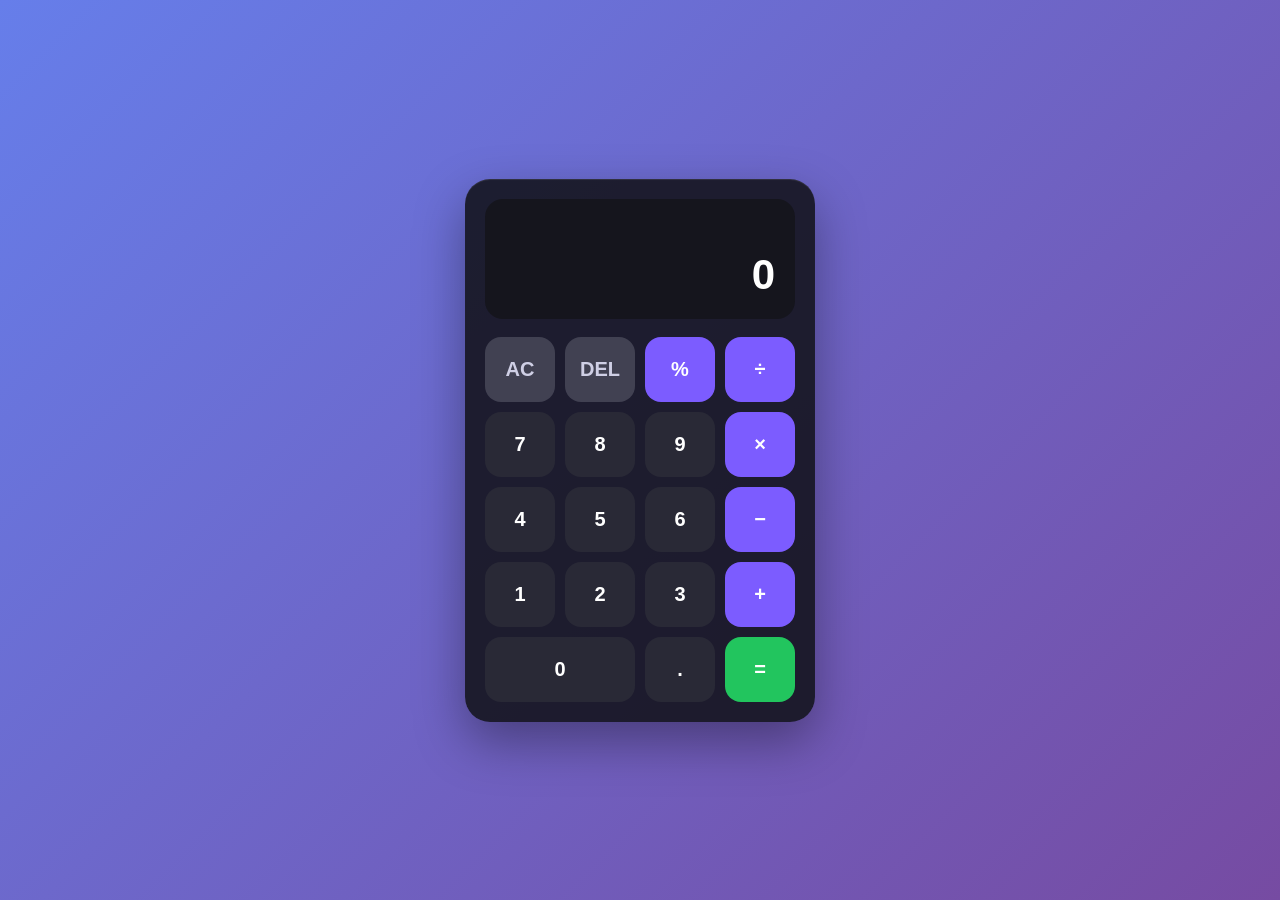
<file: Project 1/Index.html>
<!DOCTYPE html>
<html lang="en">
<head>
    <meta charset="UTF-8">
    <meta name="viewport" content="width=device-width, initial-scale=1.0">
    <title>Calculator</title>

    <link rel="stylesheet" href="style.css">
</head>
<body>

    <div class="calculator">

        <div class="display">
            <div id="previous"></div>
            <div id="current">0</div>
        </div>

        <div class="buttons">
            <button class="function" data-action="clear">AC</button>
            <button class="function" data-action="delete">DEL</button>
            <button class="operator" data-value="%">%</button>
            <button class="operator" data-value="/">÷</button>

            <button data-value="7">7</button>
            <button data-value="8">8</button>
            <button data-value="9">9</button>
            <button class="operator" data-value="*">×</button>

            <button data-value="4">4</button>
            <button data-value="5">5</button>
            <button data-value="6">6</button>
            <button class="operator" data-value="-">−</button>

            <button data-value="1">1</button>
            <button data-value="2">2</button>
            <button data-value="3">3</button>
            <button class="operator" data-value="+">+</button>

            <button class="zero" data-value="0">0</button>
            <button data-value=".">.</button>
            <button class="equals" data-action="calculate">=</button>
        </div>

    </div>

    <script src="script.js"></script>
</body>
</html>
</file>
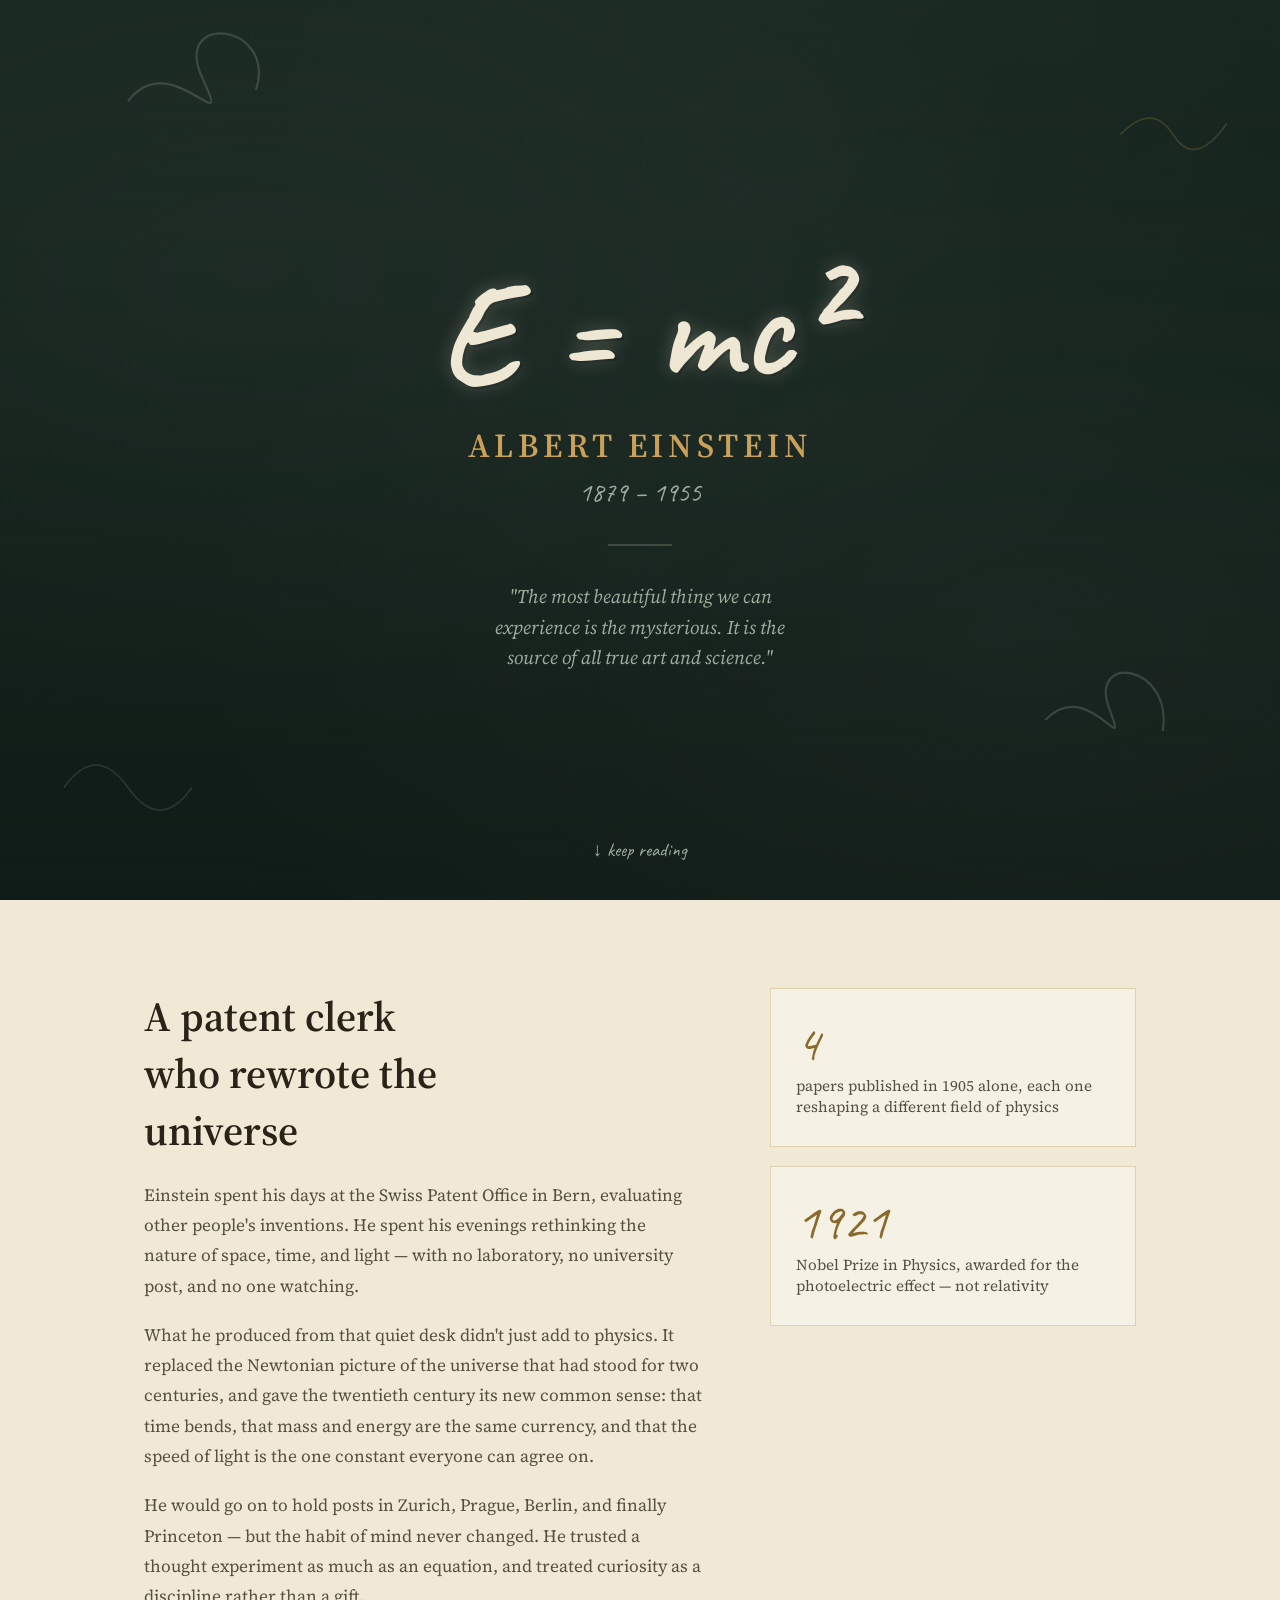
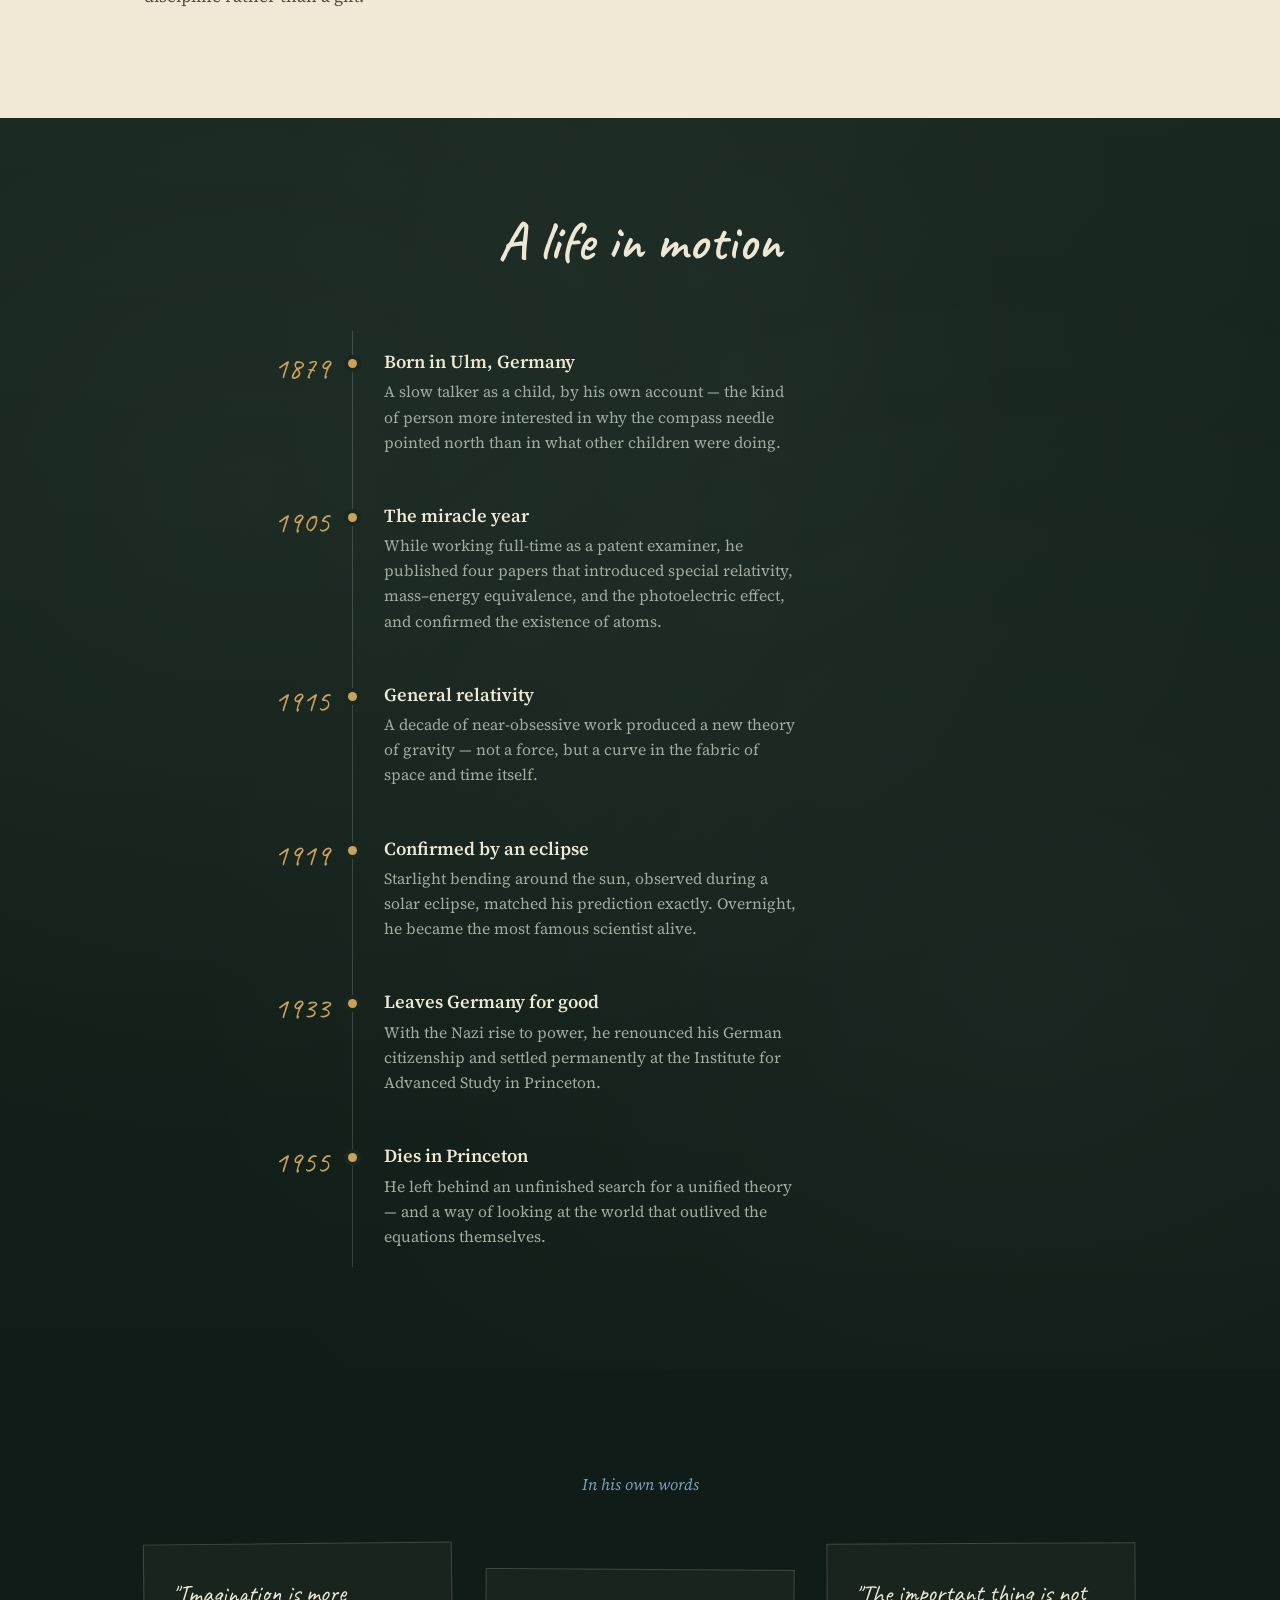
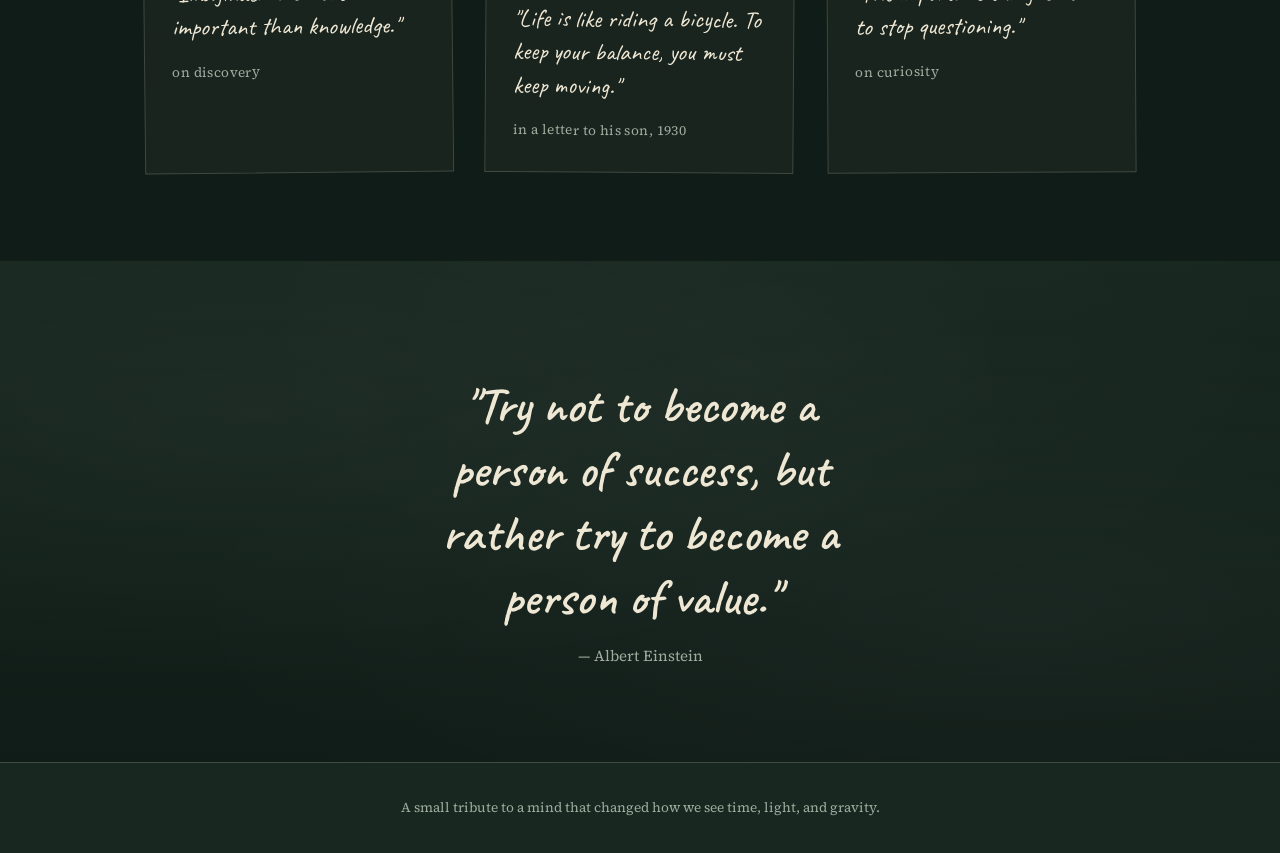
<file: Project 2/Index.html>
<!DOCTYPE html>
<html lang="en">
<head>
<meta charset="UTF-8">
<meta name="viewport" content="width=device-width, initial-scale=1.0">
<title>Albert Einstein — A Tribute</title>
<link rel="preconnect" href="https://fonts.googleapis.com">
<link href="https://fonts.googleapis.com/css2?family=Caveat:wght@500;600;700&family=Source+Serif+4:opsz,wght@8..60,400;8..60,500;8..60,600;8..60,700&display=swap" rel="stylesheet">
<style>
  :root{
    --board: #182720;
    --board-deep: #101c17;
    --chalk: #eee7d3;
    --chalk-dim: #9fac9e;
    --brass: #c9a15a;
    --paper: #f1e9d6;
    --paper-shadow: #ded2b3;
    --ink: #2a2318;
    --ink-soft: #55503f;
    --blue: #7fa0bd;
    --rule: rgba(238,231,211,0.18);
  }

  *{ box-sizing: border-box; }

  html{ scroll-behavior: smooth; }

  body{
    margin:0;
    background: var(--board);
    color: var(--chalk);
    font-family: 'Source Serif 4', Georgia, serif;
    -webkit-font-smoothing: antialiased;
  }

  @media (prefers-reduced-motion: reduce){
    *{ animation-duration: 0.001ms !important; animation-iteration-count: 1 !important; transition-duration: 0.001ms !important; }
  }

  a, button{ font-family: inherit; }

  .chalk-font{
    font-family: 'Caveat', cursive;
    font-weight: 600;
    line-height: 1;
  }

  /* subtle chalkboard grain via layered gradients */
  .board-texture{
    background-image:
      radial-gradient(ellipse at 20% 30%, rgba(255,255,255,0.035), transparent 55%),
      radial-gradient(ellipse at 80% 70%, rgba(255,255,255,0.03), transparent 60%),
      radial-gradient(ellipse at 60% 15%, rgba(255,255,255,0.02), transparent 50%),
      linear-gradient(180deg, var(--board), var(--board-deep));
  }

  /* ---------- HERO ---------- */
  .hero{
    position: relative;
    min-height: 100svh;
    display: flex;
    flex-direction: column;
    align-items: center;
    justify-content: center;
    text-align: center;
    padding: 6rem 1.5rem 4rem;
    overflow: hidden;
  }

  .hero-scribble{
    position: absolute;
    inset: 0;
    width: 100%;
    height: 100%;
    opacity: 0.5;
    pointer-events: none;
  }

  .hero-frame{
    max-width: 900px;
    position: relative;
    z-index: 2;
  }

  .hero-eq{
    font-size: clamp(3.5rem, 14vw, 9rem);
    color: var(--chalk);
    text-shadow: 0 0 18px rgba(238,231,211,0.25), 2px 2px 0 rgba(0,0,0,0.25);
    letter-spacing: 0.01em;
    transform: rotate(-1.5deg);
  }

  .hero-name{
    margin: 1.2rem 0 0.4rem;
    font-size: clamp(1.4rem, 3vw, 2.1rem);
    letter-spacing: 0.14em;
    font-weight: 600;
    color: var(--brass);
  }

  .hero-dates{
    font-family: 'Caveat', cursive;
    font-size: 1.7rem;
    color: var(--chalk-dim);
    margin-bottom: 2.2rem;
  }

  .hero-line{
    width: 64px;
    height: 2px;
    background: var(--rule);
    margin: 0 auto 2.2rem;
  }

  .hero-quote{
    font-style: italic;
    font-size: clamp(1rem, 1.6vw, 1.2rem);
    color: var(--chalk-dim);
    max-width: 34ch;
    margin: 0 auto;
    line-height: 1.6;
  }

  .scroll-hint{
    position: absolute;
    bottom: 2.4rem;
    left: 50%;
    transform: translateX(-50%);
    font-family: 'Caveat', cursive;
    font-size: 1.2rem;
    color: var(--chalk-dim);
    z-index: 2;
  }

  /* ---------- SECTION SHELL ---------- */
  section{ position: relative; }

  .wrap{
    max-width: 1040px;
    margin: 0 auto;
    padding: 5.5rem 1.5rem;
  }

  /* ---------- BIO (paper) ---------- */
  .paper{
    background: var(--paper);
    color: var(--ink);
  }

  .bio-grid{
    display: grid;
    grid-template-columns: 1.4fr 0.9fr;
    gap: 3.5rem;
    align-items: start;
  }

  .bio-grid h2{
    font-size: clamp(1.8rem, 3.4vw, 2.6rem);
    font-weight: 600;
    margin: 0 0 1.3rem;
    max-width: 14ch;
  }

  .bio-grid p{
    font-size: 1.08rem;
    line-height: 1.75;
    color: var(--ink-soft);
    max-width: 62ch;
    margin: 0 0 1.2rem;
  }

  .stat-card{
    border: 1px solid var(--paper-shadow);
    padding: 1.8rem 1.6rem;
    background: rgba(255,255,255,0.35);
  }

  .stat-card .num{
    font-family: 'Caveat', cursive;
    font-size: 3.2rem;
    color: #8a6a2c;
    line-height: 1;
    display: block;
  }

  .stat-card .label{
    font-size: 0.95rem;
    color: var(--ink-soft);
    margin-top: 0.4rem;
    display: block;
  }

  .stat-card + .stat-card{ margin-top: 1.2rem; }

  /* ---------- TIMELINE (board) ---------- */
  .timeline-section .wrap{ padding-top: 6rem; padding-bottom: 6rem; }

  .timeline-heading{
    text-align: center;
    margin-bottom: 3.5rem;
  }

  .timeline-heading .chalk-font{
    font-size: clamp(2.2rem, 5vw, 3.4rem);
    color: var(--chalk);
  }

  .timeline{
    position: relative;
    max-width: 760px;
    margin: 0 auto;
  }

  .timeline::before{
    content: "";
    position: absolute;
    left: 92px;
    top: 6px;
    bottom: 6px;
    width: 1px;
    background: var(--rule);
  }

  .tl-item{
    display: grid;
    grid-template-columns: 92px 1fr;
    gap: 2rem;
    padding: 1.5rem 0;
  }

  .tl-year{
    font-family: 'Caveat', cursive;
    font-size: 1.9rem;
    color: var(--brass);
    text-align: right;
    padding-right: 1.4rem;
    position: relative;
  }

  .tl-year::after{
    content: "";
    position: absolute;
    right: -5px;
    top: 10px;
    width: 9px;
    height: 9px;
    border-radius: 50%;
    background: var(--brass);
    box-shadow: 0 0 0 4px var(--board);
  }

  .tl-item h3{
    margin: 0 0 0.35rem;
    font-size: 1.15rem;
    font-weight: 600;
    color: var(--chalk);
  }

  .tl-item p{
    margin: 0;
    font-size: 0.98rem;
    line-height: 1.6;
    color: var(--chalk-dim);
    max-width: 52ch;
  }

  /* ---------- QUOTES ---------- */
  .quotes-section{
    background: var(--board-deep);
  }

  .quotes-heading{
    text-align: center;
    margin-bottom: 3rem;
  }

  .quotes-heading .eyebrow{
    color: var(--blue);
    font-size: 1rem;
    font-style: italic;
  }

  .quote-grid{
    display: grid;
    grid-template-columns: repeat(3, 1fr);
    gap: 2rem;
  }

  .quote-card{
    background: rgba(238,231,211,0.04);
    border: 1px solid var(--rule);
    padding: 2rem 1.7rem;
    position: relative;
  }

  .quote-card:nth-child(1){ transform: rotate(-0.6deg); }
  .quote-card:nth-child(2){ transform: rotate(0.4deg); margin-top: 1.6rem; }
  .quote-card:nth-child(3){ transform: rotate(-0.3deg); }

  .quote-card p{
    font-family: 'Caveat', cursive;
    font-size: 1.55rem;
    line-height: 1.35;
    color: var(--chalk);
    margin: 0 0 1rem;
  }

  .quote-card span{
    font-size: 0.85rem;
    color: var(--chalk-dim);
    letter-spacing: 0.03em;
  }

  /* ---------- CLOSING ---------- */
  .closing{
    text-align: center;
    padding: 7rem 1.5rem 6rem;
  }

  .closing-quote{
    font-family: 'Caveat', cursive;
    font-size: clamp(2rem, 4.5vw, 3.2rem);
    max-width: 18ch;
    margin: 0 auto 1rem;
    color: var(--chalk);
    line-height: 1.25;
  }

  .closing-sig{
    color: var(--chalk-dim);
    font-size: 0.95rem;
  }

  footer{
    text-align: center;
    padding: 2.2rem 1.5rem;
    color: var(--chalk-dim);
    font-size: 0.85rem;
    border-top: 1px solid var(--rule);
  }

  /* ---------- RESPONSIVE ---------- */
  @media (max-width: 800px){
    .bio-grid{ grid-template-columns: 1fr; gap: 2.2rem; }
    .quote-grid{ grid-template-columns: 1fr; }
    .quote-card:nth-child(2){ margin-top: 0; }
    .timeline::before{ left: 62px; }
    .tl-item{ grid-template-columns: 62px 1fr; gap: 1.2rem; }
  }

  :focus-visible{
    outline: 2px solid var(--brass);
    outline-offset: 3px;
  }
</style>
</head>
<body>

  <header class="hero board-texture">
    <svg class="hero-scribble" viewBox="0 0 1200 800" preserveAspectRatio="none" aria-hidden="true">
      <path d="M120 90 C 160 40, 220 130, 190 70 S 260 20, 240 80" stroke="var(--chalk-dim)" stroke-width="2" fill="none" opacity="0.5"/>
      <path d="M980 640 C 1020 600, 1060 680, 1040 630 S 1100 590, 1090 650" stroke="var(--chalk-dim)" stroke-width="2" fill="none" opacity="0.5"/>
      <path d="M60 700 Q 90 660 120 700 T 180 700" stroke="var(--blue)" stroke-width="1.5" fill="none" opacity="0.4"/>
      <path d="M1050 120 Q 1080 90 1100 120 T 1150 110" stroke="var(--brass)" stroke-width="1.5" fill="none" opacity="0.4"/>
    </svg>
    <div class="hero-frame">
      <div class="hero-eq chalk-font">E = mc²</div>
      <div class="hero-name">ALBERT EINSTEIN</div>
      <div class="hero-dates">1879 – 1955</div>
      <div class="hero-line"></div>
      <p class="hero-quote">"The most beautiful thing we can experience is the mysterious. It is the source of all true art and science."</p>
    </div>
    <div class="scroll-hint">↓ keep reading</div>
  </header>

  <section class="paper">
    <div class="wrap bio-grid">
      <div>
        <h2>A patent clerk who rewrote the universe</h2>
        <p>Einstein spent his days at the Swiss Patent Office in Bern, evaluating other people's inventions. He spent his evenings rethinking the nature of space, time, and light — with no laboratory, no university post, and no one watching.</p>
        <p>What he produced from that quiet desk didn't just add to physics. It replaced the Newtonian picture of the universe that had stood for two centuries, and gave the twentieth century its new common sense: that time bends, that mass and energy are the same currency, and that the speed of light is the one constant everyone can agree on.</p>
        <p>He would go on to hold posts in Zurich, Prague, Berlin, and finally Princeton — but the habit of mind never changed. He trusted a thought experiment as much as an equation, and treated curiosity as a discipline rather than a gift.</p>
      </div>
      <div>
        <div class="stat-card">
          <span class="num">4</span>
          <span class="label">papers published in 1905 alone, each one reshaping a different field of physics</span>
        </div>
        <div class="stat-card">
          <span class="num">1921</span>
          <span class="label">Nobel Prize in Physics, awarded for the photoelectric effect — not relativity</span>
        </div>
      </div>
    </div>
  </section>

  <section class="timeline-section board-texture">
    <div class="wrap">
      <div class="timeline-heading">
        <div class="chalk-font">A life in motion</div>
      </div>
      <div class="timeline">
        <div class="tl-item">
          <div class="tl-year">1879</div>
          <div>
            <h3>Born in Ulm, Germany</h3>
            <p>A slow talker as a child, by his own account — the kind of person more interested in why the compass needle pointed north than in what other children were doing.</p>
          </div>
        </div>
        <div class="tl-item">
          <div class="tl-year">1905</div>
          <div>
            <h3>The miracle year</h3>
            <p>While working full-time as a patent examiner, he published four papers that introduced special relativity, mass–energy equivalence, and the photoelectric effect, and confirmed the existence of atoms.</p>
          </div>
        </div>
        <div class="tl-item">
          <div class="tl-year">1915</div>
          <div>
            <h3>General relativity</h3>
            <p>A decade of near-obsessive work produced a new theory of gravity — not a force, but a curve in the fabric of space and time itself.</p>
          </div>
        </div>
        <div class="tl-item">
          <div class="tl-year">1919</div>
          <div>
            <h3>Confirmed by an eclipse</h3>
            <p>Starlight bending around the sun, observed during a solar eclipse, matched his prediction exactly. Overnight, he became the most famous scientist alive.</p>
          </div>
        </div>
        <div class="tl-item">
          <div class="tl-year">1933</div>
          <div>
            <h3>Leaves Germany for good</h3>
            <p>With the Nazi rise to power, he renounced his German citizenship and settled permanently at the Institute for Advanced Study in Princeton.</p>
          </div>
        </div>
        <div class="tl-item">
          <div class="tl-year">1955</div>
          <div>
            <h3>Dies in Princeton</h3>
            <p>He left behind an unfinished search for a unified theory — and a way of looking at the world that outlived the equations themselves.</p>
          </div>
        </div>
      </div>
    </div>
  </section>

  <section class="quotes-section">
    <div class="wrap">
      <div class="quotes-heading">
        <p class="eyebrow">In his own words</p>
      </div>
      <div class="quote-grid">
        <div class="quote-card">
          <p>"Imagination is more important than knowledge."</p>
          <span>on discovery</span>
        </div>
        <div class="quote-card">
          <p>"Life is like riding a bicycle. To keep your balance, you must keep moving."</p>
          <span>in a letter to his son, 1930</span>
        </div>
        <div class="quote-card">
          <p>"The important thing is not to stop questioning."</p>
          <span>on curiosity</span>
        </div>
      </div>
    </div>
  </section>

  <section class="closing board-texture">
    <div class="closing-quote chalk-font">"Try not to become a person of success, but rather try to become a person of value."</div>
    <div class="closing-sig">— Albert Einstein</div>
  </section>

  <footer>
    A small tribute to a mind that changed how we see time, light, and gravity.
  </footer>

</body>
</html>
</file>
<file: Project 1/style.css>
* {
    margin: 0;
    padding: 0;
    box-sizing: border-box;
}

body {
    min-height: 100vh;
    display: flex;
    justify-content: center;
    align-items: center;
    font-family: Arial, sans-serif;
    background: linear-gradient(135deg, #667eea, #764ba2);
}

.calculator {
    width: 350px;
    padding: 20px;
    border-radius: 25px;
    background: rgba(20, 20, 30, 0.9);
    box-shadow:
        0 20px 50px rgba(0, 0, 0, 0.35),
        inset 0 1px 1px rgba(255, 255, 255, 0.1);
}

/* Display */

.display {
    min-height: 120px;
    padding: 20px;
    margin-bottom: 18px;

    display: flex;
    flex-direction: column;
    justify-content: flex-end;
    align-items: flex-end;

    border-radius: 18px;
    background: #15151d;
    color: white;

    overflow: hidden;
}

#previous {
    min-height: 25px;
    color: #888;
    font-size: 16px;
    margin-bottom: 5px;
}

#current {
    width: 100%;
    font-size: 42px;
    font-weight: 600;
    text-align: right;

    overflow: hidden;
    text-overflow: ellipsis;
}

/* Buttons */

.buttons {
    display: grid;
    grid-template-columns: repeat(4, 1fr);
    gap: 10px;
}

button {
    height: 65px;
    border: none;
    border-radius: 16px;

    font-size: 20px;
    font-weight: 600;

    color: white;
    background: #292936;

    cursor: pointer;

    transition:
        transform 0.1s ease,
        background 0.2s ease;
}

button:hover {
    background: #383846;
}

button:active {
    transform: scale(0.94);
}

/* Function buttons */

.function {
    background: #414152;
    color: #cfcfe5;
}

.function:hover {
    background: #505063;
}

/* Operators */

.operator {
    background: #7c5cff;
}

.operator:hover {
    background: #6b4be5;
}

/* Equals */

.equals {
    background: #22c55e;
}

.equals:hover {
    background: #1eaa50;
}

/* Zero */

.zero {
    grid-column: span 2;
}

/* Mobile */

@media (max-width: 400px) {
    .calculator {
        width: calc(100% - 30px);
        padding: 15px;
    }

    button {
        height: 60px;
    }

    #current {
        font-size: 34px;
    }
}
</file>
